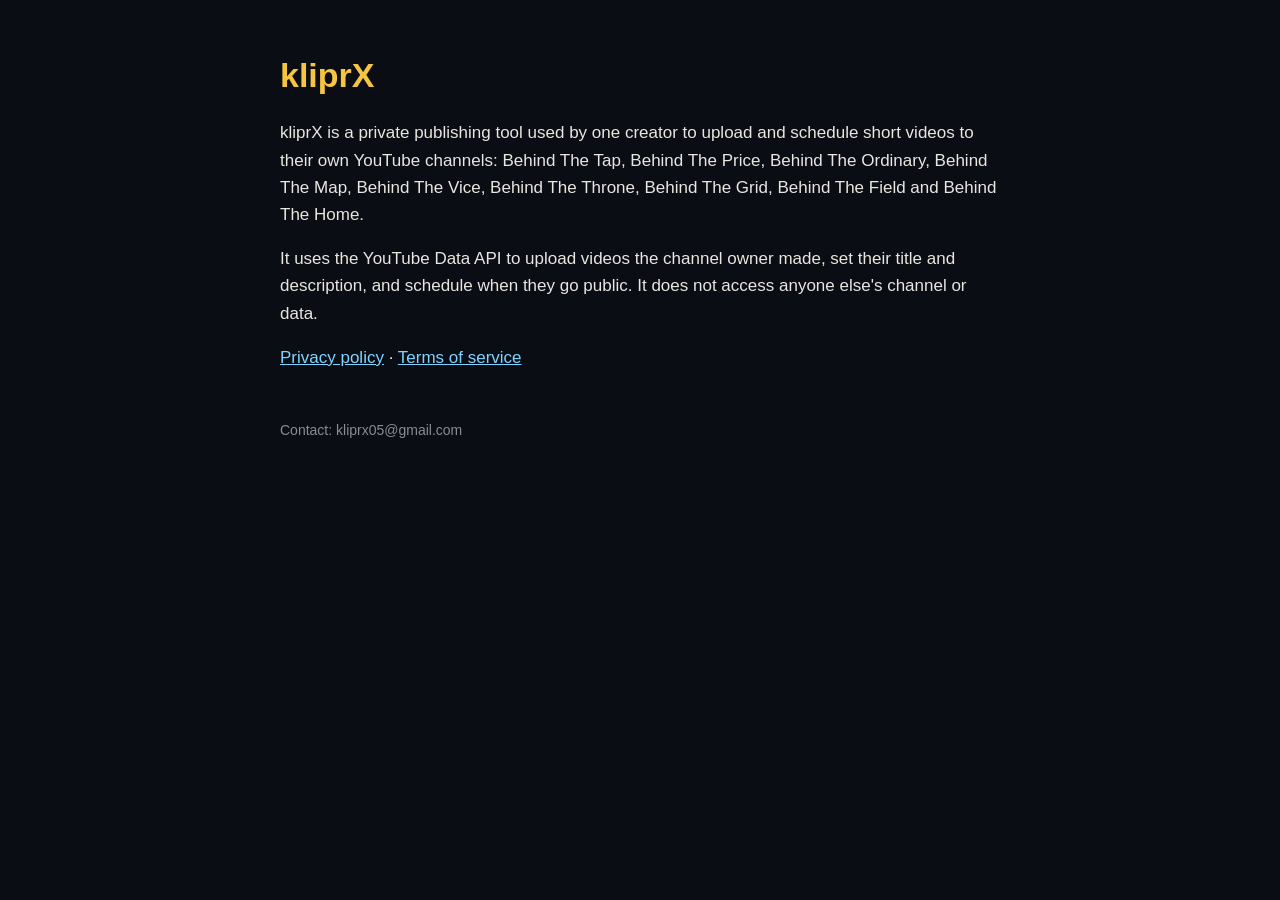
<file: index.html>
<!doctype html><html lang="en"><head><meta charset="utf-8"><meta name="viewport" content="width=device-width,initial-scale=1"><title>kliprX</title><link rel="stylesheet" href="style.css"></head><body><main><h1>kliprX</h1><p>kliprX is a private publishing tool used by one creator to upload and schedule short videos to their own YouTube channels: Behind The Tap, Behind The Price, Behind The Ordinary, Behind The Map, Behind The Vice, Behind The Throne, Behind The Grid, Behind The Field and Behind The Home.</p><p>It uses the YouTube Data API to upload videos the channel owner made, set their title and description, and schedule when they go public. It does not access anyone else's channel or data.</p><p><a href="privacy.html">Privacy policy</a> &middot; <a href="terms.html">Terms of service</a></p><footer>Contact: kliprx05@gmail.com</footer></main></body></html>
</file>
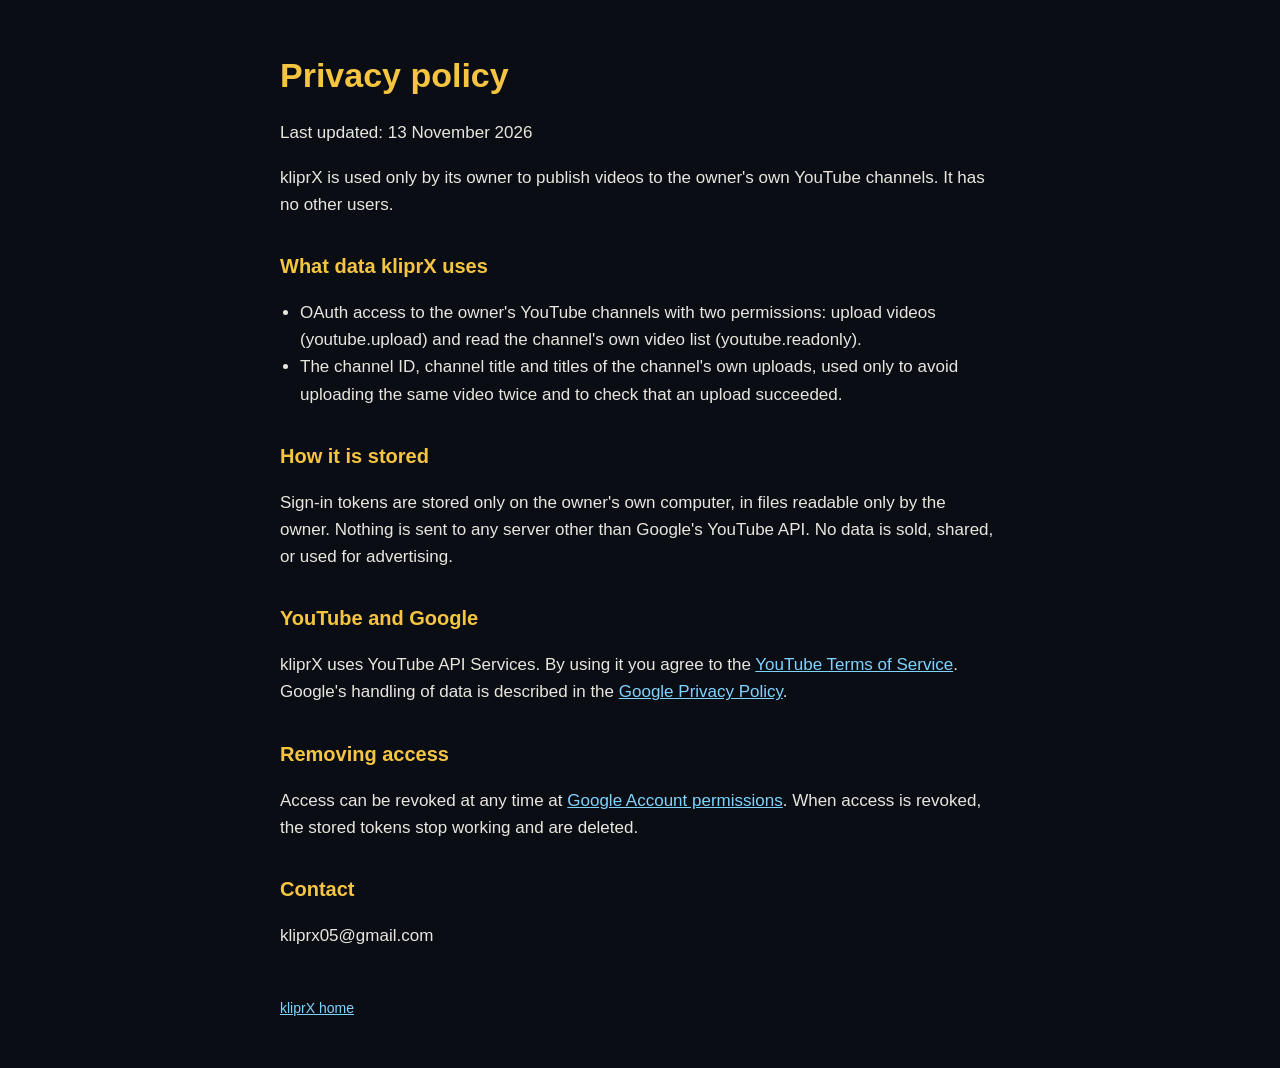
<file: privacy.html>
<!doctype html><html lang="en"><head><meta charset="utf-8"><meta name="viewport" content="width=device-width,initial-scale=1"><title>kliprX Privacy</title><link rel="stylesheet" href="style.css"></head><body><main><h1>Privacy policy</h1><p>Last updated: 13 November 2026</p><p>kliprX is used only by its owner to publish videos to the owner's own YouTube channels. It has no other users.</p><h2>What data kliprX uses</h2><ul><li>OAuth access to the owner's YouTube channels with two permissions: upload videos (youtube.upload) and read the channel's own video list (youtube.readonly).</li><li>The channel ID, channel title and titles of the channel's own uploads, used only to avoid uploading the same video twice and to check that an upload succeeded.</li></ul><h2>How it is stored</h2><p>Sign-in tokens are stored only on the owner's own computer, in files readable only by the owner. Nothing is sent to any server other than Google's YouTube API. No data is sold, shared, or used for advertising.</p><h2>YouTube and Google</h2><p>kliprX uses YouTube API Services. By using it you agree to the <a href="https://www.youtube.com/t/terms">YouTube Terms of Service</a>. Google's handling of data is described in the <a href="https://policies.google.com/privacy">Google Privacy Policy</a>.</p><h2>Removing access</h2><p>Access can be revoked at any time at <a href="https://myaccount.google.com/permissions">Google Account permissions</a>. When access is revoked, the stored tokens stop working and are deleted.</p><h2>Contact</h2><p>kliprx05@gmail.com</p><footer><a href="index.html">kliprX home</a></footer></main></body></html>
</file>
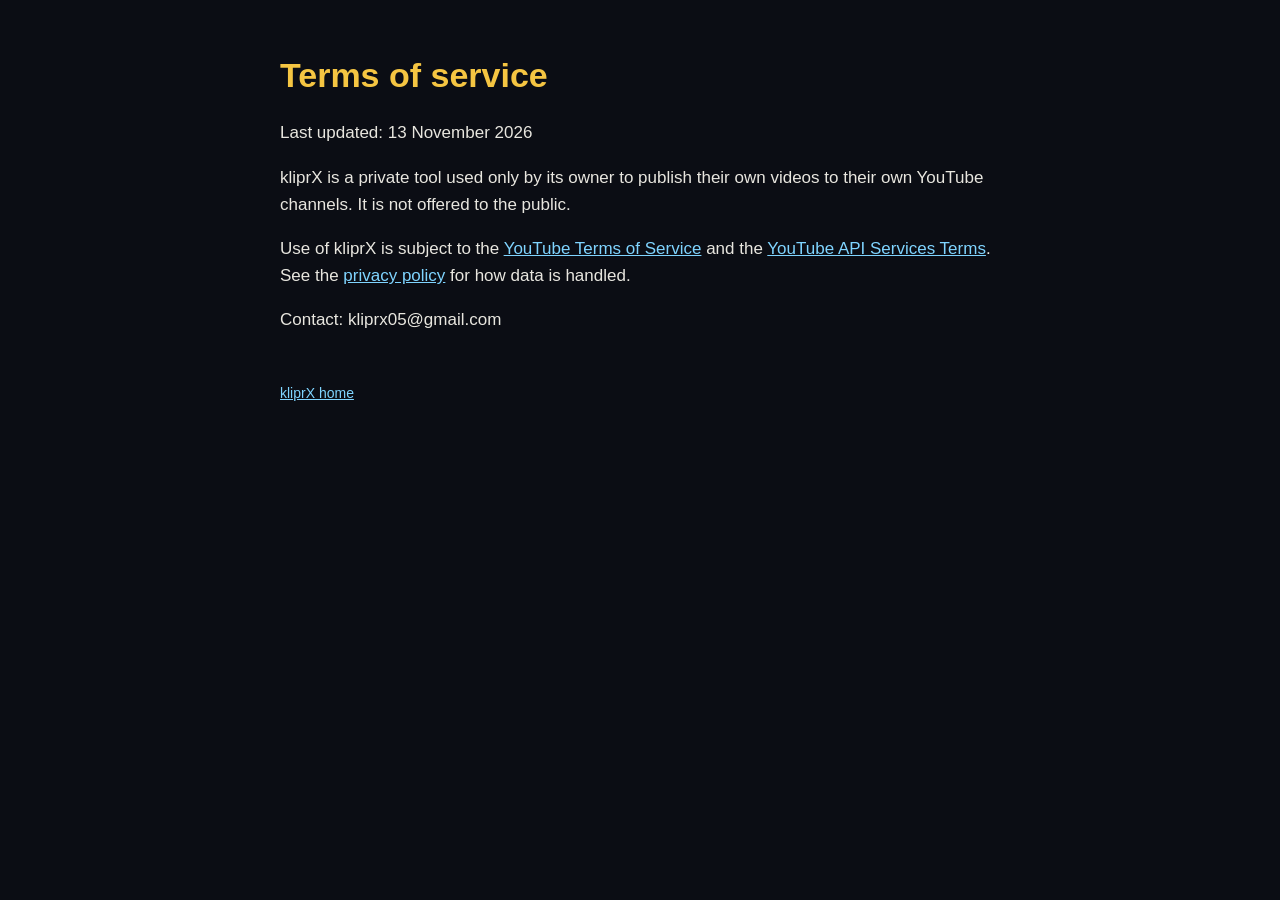
<file: terms.html>
<!doctype html><html lang="en"><head><meta charset="utf-8"><meta name="viewport" content="width=device-width,initial-scale=1"><title>kliprX Terms</title><link rel="stylesheet" href="style.css"></head><body><main><h1>Terms of service</h1><p>Last updated: 13 November 2026</p><p>kliprX is a private tool used only by its owner to publish their own videos to their own YouTube channels. It is not offered to the public.</p><p>Use of kliprX is subject to the <a href="https://www.youtube.com/t/terms">YouTube Terms of Service</a> and the <a href="https://developers.google.com/youtube/terms/api-services-terms-of-service">YouTube API Services Terms</a>. See the <a href="privacy.html">privacy policy</a> for how data is handled.</p><p>Contact: kliprx05@gmail.com</p><footer><a href="index.html">kliprX home</a></footer></main></body></html>
</file>
<file: style.css>
body{margin:0;background:#0b0d14;color:#e8e6df;font:17px/1.6 -apple-system,Segoe UI,Roboto,sans-serif} main{max-width:720px;margin:0 auto;padding:48px 16px} h1{color:#f5c542;margin:0 0 8px} h2{color:#f5c542;font-size:20px;margin-top:32px} a{color:#7fd4ff} ul{padding-left:20px} footer{margin-top:48px;color:#8a8a99;font-size:14px}
</file>
